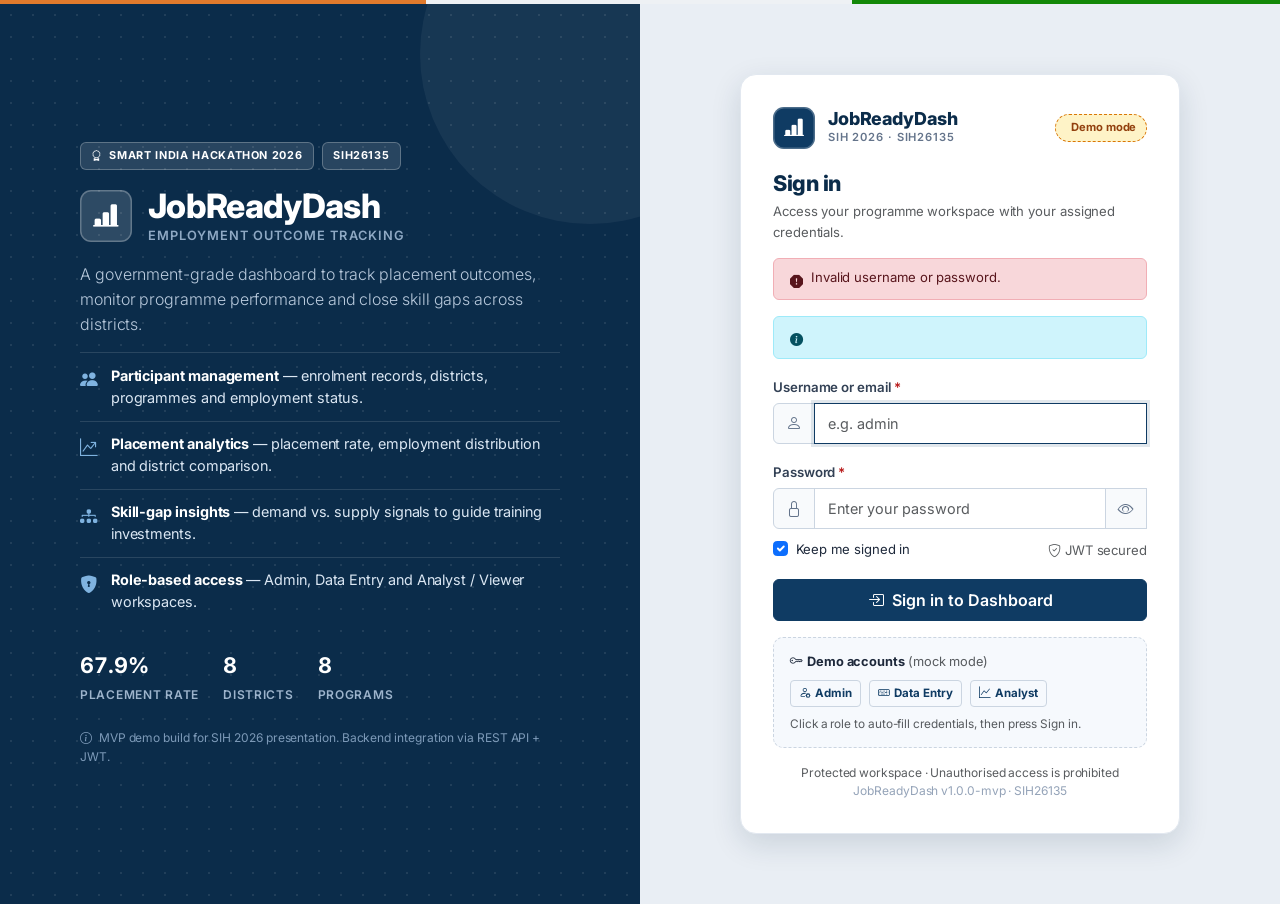
<file: jobreadydash-frontend/index.html>
<!DOCTYPE html>
<html lang="en">
<head>
  <meta charset="UTF-8" />
  <meta name="viewport" content="width=device-width, initial-scale=1" />
  <title>JobReadyDash — Sign In | SIH26135</title>
  <meta name="description" content="JobReadyDash — Employment outcome tracking dashboard for skilling programs. Smart India Hackathon 2026 (SIH26135)." />
  <link rel="icon" href="data:image/svg+xml,%3Csvg xmlns='http://www.w3.org/2000/svg' viewBox='0 0 32 32'%3E%3Crect width='32' height='32' rx='7' fill='%230F3B63'/%3E%3Cpath d='M9 20l4-6 3 4 3-5 4 7z' fill='none' stroke='white' stroke-width='2.2' stroke-linejoin='round' stroke-linecap='round'/%3E%3C/svg%3E" />
  <!-- Bootstrap 5 + Icons (only CSS framework allowed) -->
  <link href="https://cdn.jsdelivr.net/npm/bootstrap@5.3.3/dist/css/bootstrap.min.css" rel="stylesheet" />
  <link href="https://cdn.jsdelivr.net/npm/bootstrap-icons@1.11.3/font/bootstrap-icons.min.css" rel="stylesheet" />
  <link rel="preconnect" href="https://fonts.googleapis.com" />
  <link href="https://fonts.googleapis.com/css2?family=Inter:wght@400;500;600;700;800&display=swap" rel="stylesheet" />
  <link rel="stylesheet" href="css/style.css" />
  <link rel="stylesheet" href="css/responsive.css" />
</head>
<body>
  <div class="tricolor-bar"></div>

  <div class="login-page">
    <div class="login-split">
      <!-- ── Left: branding panel ─────────────────────────────── -->
      <div class="login-brand">
        <div class="login-brand-inner">
          <div class="d-flex align-items-center gap-2 mb-3 flex-wrap">
            <span class="gov-badge" style="background:rgba(255,255,255,.12);color:#fff;border-color:rgba(255,255,255,.25)">
              <i class="bi bi-award"></i> Smart India Hackathon 2026
            </span>
            <span class="gov-badge" style="background:rgba(255,255,255,.12);color:#fff;border-color:rgba(255,255,255,.25)">SIH26135</span>
          </div>
          <div class="d-flex align-items-center gap-3 mb-3">
            <span class="brand-mark light" style="width:52px;height:52px;font-size:1.6rem"><i class="bi bi-bar-chart-line-fill"></i></span>
            <div>
              <h1 class="mb-0">JobReadyDash</h1>
              <p class="mb-0" style="color:#8fa9c4;font-size:.8rem;font-weight:600;letter-spacing:.08em;text-transform:uppercase">Employment Outcome Tracking</p>
            </div>
          </div>
          <p class="lead">A government-grade dashboard to track placement outcomes, monitor programme performance and close skill gaps across districts.</p>

          <div class="mt-3">
            <div class="login-feature"><i class="bi bi-people-fill"></i><span><strong style="color:#fff">Participant management</strong> — enrolment records, districts, programmes and employment status.</span></div>
            <div class="login-feature"><i class="bi bi-graph-up-arrow"></i><span><strong style="color:#fff">Placement analytics</strong> — placement rate, employment distribution and district comparison.</span></div>
            <div class="login-feature"><i class="bi bi-diagram-3-fill"></i><span><strong style="color:#fff">Skill-gap insights</strong> — demand vs. supply signals to guide training investments.</span></div>
            <div class="login-feature"><i class="bi bi-shield-lock-fill"></i><span><strong style="color:#fff">Role-based access</strong> — Admin, Data Entry and Analyst / Viewer workspaces.</span></div>
          </div>

          <div class="login-stats">
            <div class="stat"><b>67.9%</b><span>Placement rate</span></div>
            <div class="stat"><b>8</b><span>Districts</span></div>
            <div class="stat"><b>8</b><span>Programs</span></div>
          </div>

          <p class="mt-4 mb-0" style="font-size:.75rem;color:#7d9ab8">
            <i class="bi bi-info-circle me-1"></i> MVP demo build for SIH 2026 presentation. Backend integration via REST API + JWT.
          </p>
        </div>
      </div>

      <!-- ── Right: login form ────────────────────────────────── -->
      <div class="login-form-wrap">
        <div class="login-card">
          <div class="brand-row">
            <span class="brand-mark"><i class="bi bi-bar-chart-line-fill"></i></span>
            <div>
              <div class="brand-name">JobReadyDash</div>
              <div class="brand-sub">SIH 2026 · SIH26135</div>
            </div>
            <span id="loginDemoBadge" class="demo-badge ms-auto" title="Running with sample data. Set USE_MOCK_DATA=false in js/config.js to use the real backend.">
              <i class="bi bi-flask"></i> Demo mode
            </span>
          </div>

          <h2 style="font-size:1.35rem;font-weight:800" class="mb-1">Sign in</h2>
          <p class="text-muted small mb-3">Access your programme workspace with your assigned credentials.</p>

          <div id="loginAlert" class="alert alert-danger d-flex align-items-start gap-2 py-2 small login-error" role="alert">
            <i class="bi bi-exclamation-octagon-fill mt-1"></i>
            <span id="loginAlertMsg">Invalid username or password.</span>
          </div>
          <div id="loginInfo" class="alert alert-info d-flex align-items-start gap-2 py-2 small" style="display:none" role="status">
            <i class="bi bi-info-circle-fill mt-1"></i>
            <span id="loginInfoMsg"></span>
          </div>

          <form id="loginForm" novalidate>
            <div class="mb-3">
              <label for="loginUsername" class="form-label">Username or email <span class="required">*</span></label>
              <div class="input-group">
                <span class="input-group-text"><i class="bi bi-person"></i></span>
                <input type="text" class="form-control" id="loginUsername" name="username"
                       placeholder="e.g. admin" autocomplete="username" required minlength="3" />
                <div class="invalid-feedback">Please enter your username (min. 3 characters).</div>
              </div>
            </div>

            <div class="mb-2">
              <label for="loginPassword" class="form-label">Password <span class="required">*</span></label>
              <div class="input-group">
                <span class="input-group-text"><i class="bi bi-lock"></i></span>
                <input type="password" class="form-control" id="loginPassword" name="password"
                       placeholder="Enter your password" autocomplete="current-password" required minlength="4" />
                <span class="input-group-text password-toggle" id="passwordToggle" title="Show / hide password" role="button" tabindex="0">
                  <i class="bi bi-eye" id="passwordToggleIcon"></i>
                </span>
                <div class="invalid-feedback">Please enter your password (min. 4 characters).</div>
              </div>
            </div>

            <div class="d-flex align-items-center justify-content-between mb-3">
              <div class="form-check">
                <input class="form-check-input" type="checkbox" id="rememberMe" checked />
                <label class="form-check-label small" for="rememberMe">Keep me signed in</label>
              </div>
              <span class="small text-muted"><i class="bi bi-shield-check me-1"></i>JWT secured</span>
            </div>

            <button type="submit" class="btn btn-primary w-100 py-2" id="loginBtn">
              <span id="loginBtnLabel"><i class="bi bi-box-arrow-in-right me-1"></i> Sign in to Dashboard</span>
              <span id="loginBtnSpinner" style="display:none"><span class="spinner-border" role="status" aria-hidden="true"></span> Signing in…</span>
            </button>
          </form>

          <div class="demo-creds mt-3">
            <div class="d-flex align-items-center justify-content-between mb-2">
              <strong><i class="bi bi-key me-1"></i>Demo accounts <span class="text-muted fw-normal">(mock mode)</span></strong>
            </div>
            <div class="d-flex flex-wrap gap-2">
              <button type="button" class="btn btn-sm btn-outline-primary" data-demo-user="admin" data-demo-pass="admin123">
                <i class="bi bi-person-gear me-1"></i>Admin
              </button>
              <button type="button" class="btn btn-sm btn-outline-primary" data-demo-user="dataentry" data-demo-pass="data123">
                <i class="bi bi-keyboard me-1"></i>Data Entry
              </button>
              <button type="button" class="btn btn-sm btn-outline-primary" data-demo-user="analyst" data-demo-pass="analyst123">
                <i class="bi bi-graph-up me-1"></i>Analyst
              </button>
            </div>
            <div class="text-muted mt-2" style="font-size:.74rem">Click a role to auto-fill credentials, then press Sign in.</div>
          </div>

          <p class="text-center text-muted mt-3 mb-0" style="font-size:.75rem">
            Protected workspace · Unauthorised access is prohibited<br />
            <span style="color:#94a3b8">JobReadyDash v1.0.0-mvp · SIH26135</span>
          </p>
        </div>
      </div>
    </div>
  </div>

  <div id="toastContainer" class="toast-container position-fixed top-0 end-0 p-3"></div>

  <script src="https://cdn.jsdelivr.net/npm/bootstrap@5.3.3/dist/js/bootstrap.bundle.min.js"></script>
  <script src="js/config.js"></script>
  <script src="js/mock-data.js"></script>
  <script src="js/api.js"></script>
  <script src="js/auth.js"></script>
  <script>
    /**
     * Login page controller.
     * Backend: POST {API_BASE_URL}/api/auth/login  { username, password }
     * Stores JWT + role, then redirects to dashboard.html.
     */
    (function () {
      'use strict';

      document.addEventListener('DOMContentLoaded', () => {
        const params = new URLSearchParams(window.location.search);
        const form = document.getElementById('loginForm');
        const userInput = document.getElementById('loginUsername');
        const passInput = document.getElementById('loginPassword');
        const loginBtn = document.getElementById('loginBtn');
        const btnLabel = document.getElementById('loginBtnLabel');
        const btnSpinner = document.getElementById('loginBtnSpinner');
        const alertBox = document.getElementById('loginAlert');
        const alertMsg = document.getElementById('loginAlertMsg');
        const infoBox = document.getElementById('loginInfo');
        const infoMsg = document.getElementById('loginInfoMsg');

        // Demo badge visibility follows config
        if (!window.APP_CONFIG.USE_MOCK_DATA) {
          document.getElementById('loginDemoBadge').style.display = 'none';
        }

        // Already signed in -> go to dashboard
        if (window.Auth.isAuthenticated() && !params.get('expired')) {
          window.location.href = 'dashboard.html';
          return;
        }

        // Query flags
        if (params.get('expired') === '1') {
          infoBox.style.display = '';
          infoMsg.textContent = 'Your session expired. Please sign in again.';
        } else if (params.get('logged_out') === '1') {
          infoBox.style.display = '';
          infoMsg.textContent = 'You have been signed out securely.';
        }

        // Show / hide password
        const toggle = document.getElementById('passwordToggle');
        const toggleIcon = document.getElementById('passwordToggleIcon');
        const flipPassword = () => {
          const show = passInput.type === 'password';
          passInput.type = show ? 'text' : 'password';
          toggleIcon.className = show ? 'bi bi-eye-slash' : 'bi bi-eye';
        };
        toggle.addEventListener('click', flipPassword);
        toggle.addEventListener('keydown', e => { if (e.key === 'Enter' || e.key === ' ') { e.preventDefault(); flipPassword(); } });

        // Demo quick-fill
        document.querySelectorAll('[data-demo-user]').forEach(btn => {
          btn.addEventListener('click', () => {
            userInput.value = btn.getAttribute('data-demo-user');
            passInput.value = btn.getAttribute('data-demo-pass');
            hideError();
            form.classList.remove('was-validated');
            window.UI.toast('Demo credentials filled for ' + btn.textContent.trim() + '.', 'info');
            loginBtn.focus();
          });
        });

        function showError(msg) {
          alertMsg.textContent = msg;
          alertBox.classList.add('show');
        }
        function hideError() {
          alertBox.classList.remove('show');
        }
        [userInput, passInput].forEach(el => el.addEventListener('input', hideError));

        function setLoading(loading) {
          loginBtn.disabled = loading;
          btnLabel.style.display = loading ? 'none' : '';
          btnSpinner.style.display = loading ? '' : 'none';
        }

        // Submit -> api.login() (mock or real depending on config)
        form.addEventListener('submit', async e => {
          e.preventDefault();
          hideError();
          form.classList.add('was-validated');
          if (!form.checkValidity()) return;

          const username = userInput.value.trim();
          const password = passInput.value;
          setLoading(true);

          try {
            const session = await window.api.login(username, password);
            if (!session || !session.token) throw new Error('Login failed: no token received.');
            window.Auth.saveSession(session);
            window.UI.toast('Welcome back, ' + (session.username || username) + '!', 'success');
            setTimeout(() => { window.location.href = 'dashboard.html'; }, 450);
          } catch (err) {
            console.error(err);
            showError(err.message || 'Invalid username or password.');
            passInput.select();
          } finally {
            setLoading(false);
          }
        });

        userInput.focus();
      });
    })();
  </script>
</body>
</html>
</file>
<file: jobreadydash-frontend/css/style.css>
/**
 * JobReadyDash (SIH26135) — Global Styles
 * Government-grade, data-focused design system.
 */

:root {
  --jrd-primary: #0f3b63;
  --jrd-primary-dark: #0b2c4a;
  --jrd-primary-darker: #081f36;
  --jrd-primary-light: #e8eff7;
  --jrd-link: #145da0;
  --jrd-accent: #b45309;
  --jrd-accent-soft: #fef3c7;
  --jrd-bg: #eef2f7;
  --jrd-card: #ffffff;
  --jrd-text: #1e293b;
  --jrd-muted: #64748b;
  --jrd-faint: #94a3b8;
  --jrd-border: #e2e8f0;
  --jrd-border-dark: #cbd5e1;
  --jrd-success: #15803d;
  --jrd-success-bg: #dcfce7;
  --jrd-warning: #b45309;
  --jrd-warning-bg: #fef3c7;
  --jrd-danger: #b91c1c;
  --jrd-danger-bg: #fee2e2;
  --jrd-info: #1d4ed8;
  --jrd-radius: 12px;
  --jrd-radius-sm: 8px;
  --jrd-shadow: 0 1px 3px rgba(11, 44, 74, 0.08), 0 4px 14px rgba(11, 44, 74, 0.06);
  --jrd-shadow-lg: 0 10px 30px rgba(11, 44, 74, 0.14);
  --jrd-sidebar-w: 264px;
  --jrd-topbar-h: 68px;
}

* { -webkit-tap-highlight-color: transparent; }

html { scroll-behavior: smooth; }

body {
  font-family: "Inter", "Noto Sans", -apple-system, BlinkMacSystemFont, "Segoe UI", Roboto, sans-serif;
  background: var(--jrd-bg);
  color: var(--jrd-text);
  font-size: 0.9375rem;
  line-height: 1.55;
  letter-spacing: -0.005em;
}

h1, h2, h3, h4, h5, h6 { letter-spacing: -0.02em; color: var(--jrd-primary-dark); }
.text-muted-jrd { color: var(--jrd-muted) !important; }

/* ── Govt tricolor strip ─────────────────────────────────────── */
.tricolor-bar {
  height: 4px;
  background: linear-gradient(to right, #e07a2c 0 33.3%, #eef1f4 33.3% 66.6%, #138808 66.6% 100%);
  position: sticky; top: 0; z-index: 1060;
}

/* ── Brand ───────────────────────────────────────────────────── */
.brand-mark {
  width: 42px; height: 42px; border-radius: 11px;
  background: var(--jrd-primary);
  color: #fff; display: inline-flex; align-items: center; justify-content: center;
  font-size: 1.25rem; flex-shrink: 0;
  box-shadow: inset 0 0 0 1.5px rgba(255,255,255,0.25);
}
.brand-mark.light { background: rgba(255,255,255,0.14); }
.brand-name { font-weight: 800; font-size: 1.12rem; line-height: 1.1; color: var(--jrd-primary-dark); }
.brand-sub { font-size: 0.7rem; font-weight: 600; letter-spacing: 0.08em; text-transform: uppercase; color: var(--jrd-muted); }

/* ── Buttons ─────────────────────────────────────────────────── */
.btn-primary {
  --bs-btn-bg: var(--jrd-primary);
  --bs-btn-border-color: var(--jrd-primary);
  --bs-btn-hover-bg: var(--jrd-primary-dark);
  --bs-btn-hover-border-color: var(--jrd-primary-dark);
  --bs-btn-active-bg: var(--jrd-primary-darker);
  --bs-btn-active-border-color: var(--jrd-primary-darker);
  --bs-btn-disabled-bg: #94a3b8;
  --bs-btn-disabled-border-color: #94a3b8;
  font-weight: 600;
}
.btn-outline-primary {
  --bs-btn-color: var(--jrd-primary);
  --bs-btn-border-color: var(--jrd-border-dark);
  --bs-btn-hover-bg: var(--jrd-primary);
  --bs-btn-hover-border-color: var(--jrd-primary);
  font-weight: 600;
}
.btn-accent { background: var(--jrd-accent); border-color: var(--jrd-accent); color: #fff; font-weight: 600; }
.btn-accent:hover { background: #92400e; border-color: #92400e; color: #fff; }
.btn .spinner-border { width: 1rem; height: 1rem; border-width: 0.15em; }

/* ── Cards ───────────────────────────────────────────────────── */
.jrd-card {
  background: var(--jrd-card);
  border: 1px solid var(--jrd-border);
  border-radius: var(--jrd-radius);
  box-shadow: var(--jrd-shadow);
}
.jrd-card-header {
  padding: 1rem 1.25rem;
  border-bottom: 1px solid var(--jrd-border);
  display: flex; align-items: center; justify-content: space-between; gap: 1rem;
}
.jrd-card-title { font-size: 1rem; font-weight: 700; margin: 0; }
.jrd-card-subtitle { font-size: 0.8rem; color: var(--jrd-muted); margin: 0.15rem 0 0; }
.jrd-card-body { padding: 1.25rem; }

/* ── KPI cards ───────────────────────────────────────────────── */
.kpi-card {
  background: var(--jrd-card);
  border: 1px solid var(--jrd-border);
  border-radius: var(--jrd-radius);
  box-shadow: var(--jrd-shadow);
  padding: 1.15rem 1.2rem;
  display: flex; gap: 1rem; align-items: flex-start;
  position: relative; overflow: hidden;
  transition: transform 0.15s ease, box-shadow 0.15s ease;
}
.kpi-card:hover { transform: translateY(-2px); box-shadow: var(--jrd-shadow-lg); }
.kpi-card::before {
  content: ""; position: absolute; left: 0; top: 0; bottom: 0; width: 4px;
  background: var(--kpi-accent, var(--jrd-primary));
}
.kpi-icon {
  width: 46px; height: 46px; border-radius: 12px; flex-shrink: 0;
  display: inline-flex; align-items: center; justify-content: center;
  font-size: 1.3rem; color: #fff; background: var(--kpi-accent, var(--jrd-primary));
}
.kpi-label { font-size: 0.76rem; font-weight: 700; text-transform: uppercase; letter-spacing: 0.06em; color: var(--jrd-muted); margin: 0; }
.kpi-value { font-size: 1.75rem; font-weight: 800; line-height: 1.15; margin: 0.1rem 0; color: var(--jrd-primary-dark); font-variant-numeric: tabular-nums; }
.kpi-foot { font-size: 0.78rem; color: var(--jrd-muted); display: flex; align-items: center; gap: 0.4rem; flex-wrap: wrap; }
.delta-pill { font-size: 0.72rem; font-weight: 700; padding: 0.1rem 0.5rem; border-radius: 999px; display: inline-flex; align-items: center; gap: 0.25rem; }
.delta-up { background: var(--jrd-success-bg); color: var(--jrd-success); }
.delta-down { background: var(--jrd-danger-bg); color: var(--jrd-danger); }
.delta-flat { background: #f1f5f9; color: var(--jrd-muted); }

/* ── Tables ──────────────────────────────────────────────────── */
.jrd-table-wrap { border: 1px solid var(--jrd-border); border-radius: var(--jrd-radius); overflow: hidden; background: #fff; box-shadow: var(--jrd-shadow); }
.table-jrd { margin: 0; font-size: 0.875rem; }
.table-jrd thead th {
  background: #f4f6fa; color: #475569;
  font-size: 0.7rem; font-weight: 700; text-transform: uppercase; letter-spacing: 0.07em;
  padding: 0.8rem 1rem; border-bottom: 1px solid var(--jrd-border); white-space: nowrap;
}
.table-jrd thead th.sortable { cursor: pointer; user-select: none; }
.table-jrd thead th.sortable:hover { color: var(--jrd-primary); }
.table-jrd tbody td { padding: 0.8rem 1rem; vertical-align: middle; border-bottom: 1px solid #f1f5f9; }
.table-jrd tbody tr:last-child td { border-bottom: 0; }
.table-jrd tbody tr:hover { background: #f8fafc; }
.table-jrd .id-cell { font-weight: 700; color: var(--jrd-primary); font-variant-numeric: tabular-nums; white-space: nowrap; }
.table-avatar { width: 32px; height: 32px; border-radius: 50%; background: var(--jrd-primary-light); color: var(--jrd-primary); font-weight: 700; font-size: 0.72rem; display: inline-flex; align-items: center; justify-content: center; flex-shrink: 0; }

.status-badge { font-size: 0.73rem; font-weight: 600; padding: 0.3rem 0.65rem; border-radius: 999px; white-space: nowrap; display: inline-flex; align-items: center; gap: 0.35rem; }
.action-btns { display: flex; gap: 0.35rem; }
.btn-icon { width: 32px; height: 32px; padding: 0; display: inline-flex; align-items: center; justify-content: center; border-radius: 8px; border: 1px solid var(--jrd-border); background: #fff; color: var(--jrd-muted); transition: all 0.12s ease; }
.btn-icon:hover { border-color: var(--jrd-primary); color: var(--jrd-primary); background: var(--jrd-primary-light); }
.btn-icon.danger:hover { border-color: var(--jrd-danger); color: var(--jrd-danger); background: var(--jrd-danger-bg); }

/* ── Forms ───────────────────────────────────────────────────── */
.form-label { font-weight: 600; font-size: 0.83rem; color: #334155; margin-bottom: 0.35rem; }
.form-label .required { color: var(--jrd-danger); }
.form-control, .form-select { border-color: var(--jrd-border-dark); font-size: 0.9rem; border-radius: 8px; padding: 0.55rem 0.8rem; }
.form-control:focus, .form-select:focus { border-color: var(--jrd-primary); box-shadow: 0 0 0 3px rgba(15, 59, 99, 0.12); }
.form-control.is-invalid, .form-select.is-invalid { border-color: var(--jrd-danger); }
.invalid-feedback { font-size: 0.78rem; }
.input-group-text { background: #f8fafc; border-color: var(--jrd-border-dark); color: var(--jrd-muted); }
.toolbar { background: #fff; border: 1px solid var(--jrd-border); border-radius: var(--jrd-radius); box-shadow: var(--jrd-shadow); padding: 1rem; }

/* ── Badges / chips ──────────────────────────────────────────── */
.gov-badge { font-size: 0.68rem; font-weight: 700; letter-spacing: 0.06em; text-transform: uppercase; background: var(--jrd-primary-light); color: var(--jrd-primary); border: 1px solid #c9d8ea; padding: 0.3rem 0.65rem; border-radius: 6px; display: inline-flex; align-items: center; gap: 0.4rem; }
.demo-badge { background: var(--jrd-accent-soft); color: #92400e; border: 1px dashed #d97706; font-size: 0.7rem; font-weight: 700; padding: 0.25rem 0.6rem; border-radius: 999px; display: inline-flex; align-items: center; gap: 0.35rem; }
.role-badge { font-size: 0.7rem; font-weight: 700; padding: 0.25rem 0.6rem; border-radius: 999px; background: var(--jrd-primary); color: #fff; letter-spacing: 0.03em; }

/* ── Charts ──────────────────────────────────────────────────── */
.chart-box { position: relative; height: 300px; }
.chart-box.tall { height: 340px; }
.chart-box.short { height: 250px; }
.chart-center-label { position: absolute; inset: 0; display: flex; flex-direction: column; align-items: center; justify-content: center; pointer-events: none; text-align: center; }
.legend-dot { width: 10px; height: 10px; border-radius: 3px; display: inline-block; }

/* ── Progress ────────────────────────────────────────────────── */
.progress { background: #e9eef5; border-radius: 999px; }
.progress-bar { border-radius: 999px; }
.gap-row + .gap-row { border-top: 1px solid #f1f5f9; }

/* ── Skeleton loading ────────────────────────────────────────── */
.skeleton { position: relative; overflow: hidden; background: #e9eef5; border-radius: 8px; color: transparent !important; pointer-events: none; }
.skeleton * { visibility: hidden; }
.skeleton::after { content: ""; position: absolute; inset: 0; background: linear-gradient(90deg, transparent, rgba(255,255,255,0.7), transparent); animation: shimmer 1.2s infinite; }
@keyframes shimmer { from { transform: translateX(-100%); } to { transform: translateX(100%); } }
.skel-line { height: 14px; border-radius: 6px; }
.skel-kpi { height: 118px; border-radius: var(--jrd-radius); }
.skel-chart { height: 300px; border-radius: var(--jrd-radius); }

/* ── Empty / error states ────────────────────────────────────── */
.empty-state { text-align: center; padding: 3rem 1.5rem; }
.empty-state-icon { width: 64px; height: 64px; border-radius: 18px; background: var(--jrd-primary-light); color: var(--jrd-primary); display: inline-flex; align-items: center; justify-content: center; font-size: 1.8rem; margin-bottom: 1rem; }
.empty-state h6 { font-weight: 700; margin-bottom: 0.35rem; }
.empty-state p { color: var(--jrd-muted); font-size: 0.85rem; max-width: 380px; margin: 0 auto 1rem; }
.error-state { text-align: center; padding: 2.5rem 1.5rem; }
.error-state .empty-state-icon { background: var(--jrd-danger-bg); color: var(--jrd-danger); }

/* ── Toasts ──────────────────────────────────────────────────── */
#toastContainer { z-index: 1080; }
.toast { border-radius: 10px; min-width: 300px; }

/* ── Modals ──────────────────────────────────────────────────── */
.modal-content { border-radius: 14px; border: 1px solid var(--jrd-border); box-shadow: var(--jrd-shadow-lg); }
.modal-header { border-bottom: 1px solid var(--jrd-border); padding: 1rem 1.25rem; }
.modal-title { font-weight: 700; font-size: 1.02rem; }
.modal-footer { border-top: 1px solid var(--jrd-border); }
.detail-label { font-size: 0.72rem; font-weight: 700; text-transform: uppercase; letter-spacing: 0.06em; color: var(--jrd-muted); margin-bottom: 0.15rem; }
.detail-value { font-weight: 600; font-size: 0.92rem; }

/* ── Pagination ──────────────────────────────────────────────── */
.pagination { --bs-pagination-color: var(--jrd-primary); --bs-pagination-active-bg: var(--jrd-primary); --bs-pagination-active-border-color: var(--jrd-primary); --bs-pagination-focus-box-shadow: 0 0 0 3px rgba(15,59,99,0.12); }
.page-link { font-weight: 600; font-size: 0.85rem; }

/* ── Footer ──────────────────────────────────────────────────── */
.app-footer { color: var(--jrd-faint); font-size: 0.78rem; padding: 1.25rem 0 2rem; }

/* ── Login page ──────────────────────────────────────────────── */
.login-page { min-height: 100vh; display: flex; flex-direction: column; background: #e9eef4; }
.login-split { flex: 1; display: grid; grid-template-columns: 1fr 1fr; min-height: calc(100vh - 4px); }
.login-brand { background: var(--jrd-primary-dark); color: #dbe7f3; position: relative; overflow: hidden; display: flex; flex-direction: column; justify-content: center; padding: 3rem; }
.login-brand::before { content: ""; position: absolute; inset: 0; background-image: radial-gradient(rgba(255,255,255,0.09) 1px, transparent 1px); background-size: 22px 22px; pointer-events: none; }
.login-brand::after { content: ""; position: absolute; right: -120px; top: -120px; width: 340px; height: 340px; border-radius: 50%; background: rgba(255,255,255,0.05); }
.login-brand-inner { position: relative; z-index: 1; max-width: 480px; margin: 0 auto; width: 100%; }
.login-brand h1 { color: #fff; font-weight: 800; font-size: 2.1rem; }
.login-brand p.lead { color: #b9cadd; font-size: 1rem; }
.login-feature { display: flex; gap: 0.8rem; align-items: flex-start; padding: 0.7rem 0; border-top: 1px solid rgba(255,255,255,0.12); font-size: 0.9rem; }
.login-feature i { color: #7fb3e0; font-size: 1.1rem; margin-top: 0.1rem; }
.login-stats { display: flex; gap: 1.5rem; margin-top: 1.5rem; }
.login-stats .stat b { display: block; color: #fff; font-size: 1.35rem; font-variant-numeric: tabular-nums; }
.login-stats .stat span { font-size: 0.75rem; color: #9db4cc; text-transform: uppercase; letter-spacing: 0.06em; font-weight: 600; }

.login-form-wrap { display: flex; align-items: center; justify-content: center; padding: 2.5rem 1.5rem; }
.login-card { width: 100%; max-width: 440px; background: #fff; border: 1px solid var(--jrd-border); border-radius: 16px; box-shadow: var(--jrd-shadow-lg); padding: 2rem; }
.login-card .brand-row { display: flex; align-items: center; gap: 0.8rem; margin-bottom: 1.4rem; }
.password-toggle { cursor: pointer; user-select: none; }
.demo-creds { background: #f6f9fd; border: 1px dashed var(--jrd-border-dark); border-radius: 10px; padding: 0.85rem 1rem; font-size: 0.8rem; }
.demo-creds button { font-size: 0.72rem; font-weight: 700; }
.login-error { display: none; }
.login-error.show { display: flex; }

/* ── District pills / misc ───────────────────────────────────── */
.district-row { display: flex; align-items: center; gap: 0.75rem; padding: 0.6rem 0; }
.district-row + .district-row { border-top: 1px solid #f1f5f9; }
.filter-chip { font-size: 0.78rem; font-weight: 600; background: var(--jrd-primary-light); color: var(--jrd-primary); border-radius: 999px; padding: 0.25rem 0.7rem; display: inline-flex; align-items: center; gap: 0.4rem; }
.summary-tile { border: 1px solid var(--jrd-border); border-radius: 10px; padding: 0.9rem 1rem; background: #fbfcfe; }
.summary-tile .lbl { font-size: 0.72rem; font-weight: 700; text-transform: uppercase; letter-spacing: 0.06em; color: var(--jrd-muted); }
.summary-tile .val { font-size: 1.3rem; font-weight: 800; color: var(--jrd-primary-dark); font-variant-numeric: tabular-nums; }

a { color: var(--jrd-link); }
::selection { background: rgba(15, 59, 99, 0.18); }
</file>
<file: jobreadydash-frontend/css/responsive.css>
/**
 * JobReadyDash (SIH26135) — Responsive Rules
 * Desktop / laptop / tablet / mobile.
 */

/* ── Laptop ──────────────────────────────────────────────────── */
@media (max-width: 1200px) {
  .kpi-value { font-size: 1.5rem; }
  .topbar-search { max-width: 260px; }
}

/* ── Tablet + mobile: collapsible sidebar ────────────────────── */
@media (max-width: 991.98px) {
  .sidebar { transform: translateX(-105%); top: 4px; box-shadow: var(--jrd-shadow-lg); }
  .sidebar.open { transform: translateX(0); }
  .main-wrapper { margin-left: 0; }
  .hamburger { display: inline-flex; }
  .topbar { padding: 0 1rem; gap: 0.7rem; }
  .topbar-search { display: none; }
  .main-content { padding: 1rem; }
  body.sidebar-open { overflow: hidden; }

  /* Login becomes single column */
  .login-split { grid-template-columns: 1fr; }
  .login-brand { padding: 2rem 1.5rem; }
  .login-brand-inner { max-width: 560px; }
  .login-brand h1 { font-size: 1.6rem; }
  .login-stats { gap: 1rem; }
  .login-feature { font-size: 0.84rem; }
}

/* ── Mobile ──────────────────────────────────────────────────── */
@media (max-width: 575.98px) {
  body { font-size: 0.9rem; }
  .topbar-title p { display: none; }
  .topbar-title h1 { font-size: 1rem; }
  .topbar-profile .meta { display: none; }
  .topbar-profile { padding: 0.3rem; border: 0; }
  .main-content { padding: 0.85rem; }
  .page-head h2 { font-size: 1.2rem; }
  .page-head { margin-bottom: 1rem; }

  /* KPI cards stack (grid handles it, tighten spacing) */
  .kpi-card { padding: 1rem; }
  .kpi-value { font-size: 1.45rem; }
  .kpi-icon { width: 42px; height: 42px; font-size: 1.15rem; }

  /* Charts resize */
  .chart-box { height: 260px; }
  .chart-box.tall { height: 300px; }
  .jrd-card-body { padding: 1rem; }

  /* Tables scroll horizontally */
  .table-responsive-mobile { overflow-x: auto; -webkit-overflow-scrolling: touch; }
  .table-jrd { min-width: 760px; }
  .toolbar .row > div { margin-bottom: 0.5rem; }
  .toolbar .row > div:last-child { margin-bottom: 0; }

  /* Login card */
  .login-card { padding: 1.5rem; border-radius: 14px; }
  .login-form-wrap { padding: 1.5rem 1rem 2.5rem; }

  /* Toasts full width */
  #toastContainer { left: 1rem !important; right: 1rem; }
  .toast { min-width: 0; width: 100%; }

  /* Analytics summary tiles */
  .summary-tile .val { font-size: 1.15rem; }
  .login-stats { flex-wrap: wrap; }
}

/* ── Print (for analytics report export) ─────────────────────── */
@media print {
  .sidebar, .topbar, .app-footer, .no-print { display: none !important; }
  .main-wrapper { margin-left: 0; }
  body { background: #fff; }
  .jrd-card, .kpi-card { box-shadow: none; break-inside: avoid; }
}
</file>
<file: jobreadydash-frontend/css/dashboard.css>
/**
 * JobReadyDash (SIH26135) — Dashboard Shell Layout
 * Sidebar + topbar + main content for protected pages.
 */

.app-shell { display: flex; min-height: calc(100vh - 4px); }

/* ── Sidebar ─────────────────────────────────────────────────── */
.sidebar {
  width: var(--jrd-sidebar-w);
  background: var(--jrd-primary-dark);
  color: #c9d8ea;
  position: fixed; top: 4px; bottom: 0; left: 0;
  display: flex; flex-direction: column;
  z-index: 1045;
  transition: transform 0.25s ease;
}
.sidebar-brand { padding: 1.25rem 1.25rem 1rem; display: flex; align-items: center; gap: 0.75rem; border-bottom: 1px solid rgba(255,255,255,0.1); }
.sidebar-brand .brand-name { color: #fff; font-size: 1.05rem; }
.sidebar-brand .brand-sub { color: #8fa9c4; }
.sidebar-sih { padding: 0.7rem 1.25rem; border-bottom: 1px solid rgba(255,255,255,0.1); display: flex; align-items: center; justify-content: space-between; }
.sidebar-sih small { font-size: 0.68rem; font-weight: 700; letter-spacing: 0.08em; text-transform: uppercase; color: #8fa9c4; }

.sidebar-nav { padding: 0.9rem 0.8rem; flex: 1; overflow-y: auto; }
.sidebar-section { font-size: 0.66rem; font-weight: 700; letter-spacing: 0.1em; text-transform: uppercase; color: #7d9ab8; padding: 0.6rem 0.7rem 0.4rem; }
.sidebar-link {
  display: flex; align-items: center; gap: 0.75rem;
  padding: 0.65rem 0.8rem; border-radius: 9px;
  color: #c9d8ea; text-decoration: none; font-weight: 600; font-size: 0.9rem;
  transition: background 0.12s ease, color 0.12s ease;
  margin-bottom: 0.15rem;
}
.sidebar-link i { font-size: 1.05rem; width: 22px; text-align: center; }
.sidebar-link:hover { background: rgba(255,255,255,0.08); color: #fff; }
.sidebar-link.active { background: #fff; color: var(--jrd-primary-dark); }
.sidebar-link.active i { color: var(--jrd-primary); }

.sidebar-user { margin: 0.8rem; padding: 0.85rem; background: rgba(255,255,255,0.07); border: 1px solid rgba(255,255,255,0.1); border-radius: 10px; display: flex; align-items: center; gap: 0.7rem; }
.sidebar-avatar { width: 38px; height: 38px; border-radius: 50%; background: #fff; color: var(--jrd-primary-dark); font-weight: 800; font-size: 0.8rem; display: inline-flex; align-items: center; justify-content: center; flex-shrink: 0; }
.sidebar-user .nm { color: #fff; font-weight: 700; font-size: 0.85rem; line-height: 1.2; word-break: break-word; }
.sidebar-user .rl { font-size: 0.72rem; color: #9db4cc; }
.sidebar-logout { margin: 0 0.8rem 1rem; }

#sidebarOverlay { position: fixed; inset: 0; background: rgba(8, 31, 54, 0.55); z-index: 1040; opacity: 0; pointer-events: none; transition: opacity 0.2s ease; }
#sidebarOverlay.show { opacity: 1; pointer-events: auto; }

/* ── Main wrapper ────────────────────────────────────────────── */
.main-wrapper { flex: 1; margin-left: var(--jrd-sidebar-w); display: flex; flex-direction: column; min-width: 0; }

.topbar {
  height: var(--jrd-topbar-h);
  background: #fff; border-bottom: 1px solid var(--jrd-border);
  display: flex; align-items: center; gap: 1rem; padding: 0 1.5rem;
  position: sticky; top: 4px; z-index: 1030;
}
.topbar-title h1 { font-size: 1.15rem; font-weight: 800; margin: 0; }
.topbar-title p { font-size: 0.78rem; color: var(--jrd-muted); margin: 0; }
.topbar-search { max-width: 340px; flex: 1; }
.topbar-actions { margin-left: auto; display: flex; align-items: center; gap: 0.6rem; }
.topbar-icon-btn { width: 40px; height: 40px; border-radius: 10px; border: 1px solid var(--jrd-border); background: #fff; color: var(--jrd-muted); display: inline-flex; align-items: center; justify-content: center; font-size: 1.1rem; position: relative; transition: all 0.12s ease; }
.topbar-icon-btn:hover { border-color: var(--jrd-primary); color: var(--jrd-primary); }
.notif-dot { position: absolute; top: 8px; right: 9px; width: 9px; height: 9px; border-radius: 50%; background: #dc2626; border: 2px solid #fff; }
.topbar-profile { display: flex; align-items: center; gap: 0.65rem; border: 1px solid var(--jrd-border); border-radius: 10px; padding: 0.3rem 0.7rem 0.3rem 0.35rem; background: #fff; cursor: pointer; }
.topbar-profile:hover { border-color: var(--jrd-primary); }
.profile-avatar { width: 32px; height: 32px; border-radius: 8px; background: var(--jrd-primary); color: #fff; font-weight: 800; font-size: 0.72rem; display: inline-flex; align-items: center; justify-content: center; }
.topbar-profile .nm { font-size: 0.82rem; font-weight: 700; line-height: 1.15; }
.topbar-profile .rl { font-size: 0.7rem; color: var(--jrd-muted); line-height: 1.15; }
.hamburger { display: none; }

.main-content { padding: 1.5rem; flex: 1; width: 100%; max-width: 1400px; margin: 0 auto; }

.page-head { display: flex; align-items: flex-start; justify-content: space-between; gap: 1rem; margin-bottom: 1.25rem; flex-wrap: wrap; }
.page-head h2 { font-size: 1.4rem; font-weight: 800; margin: 0; }
.page-head p { color: var(--jrd-muted); font-size: 0.85rem; margin: 0.2rem 0 0; }

.dropdown-menu { border: 1px solid var(--jrd-border); box-shadow: var(--jrd-shadow-lg); border-radius: 12px; font-size: 0.87rem; }
.dropdown-item { padding: 0.55rem 1rem; }
.dropdown-item:active { background: var(--jrd-primary); }
.notif-item { display: flex; gap: 0.7rem; padding: 0.7rem 1rem; border-bottom: 1px solid #f1f5f9; }
.notif-item:last-child { border-bottom: 0; }
.notif-icon { width: 36px; height: 36px; border-radius: 10px; display: inline-flex; align-items: center; justify-content: center; flex-shrink: 0; font-size: 1rem; }
</file>
